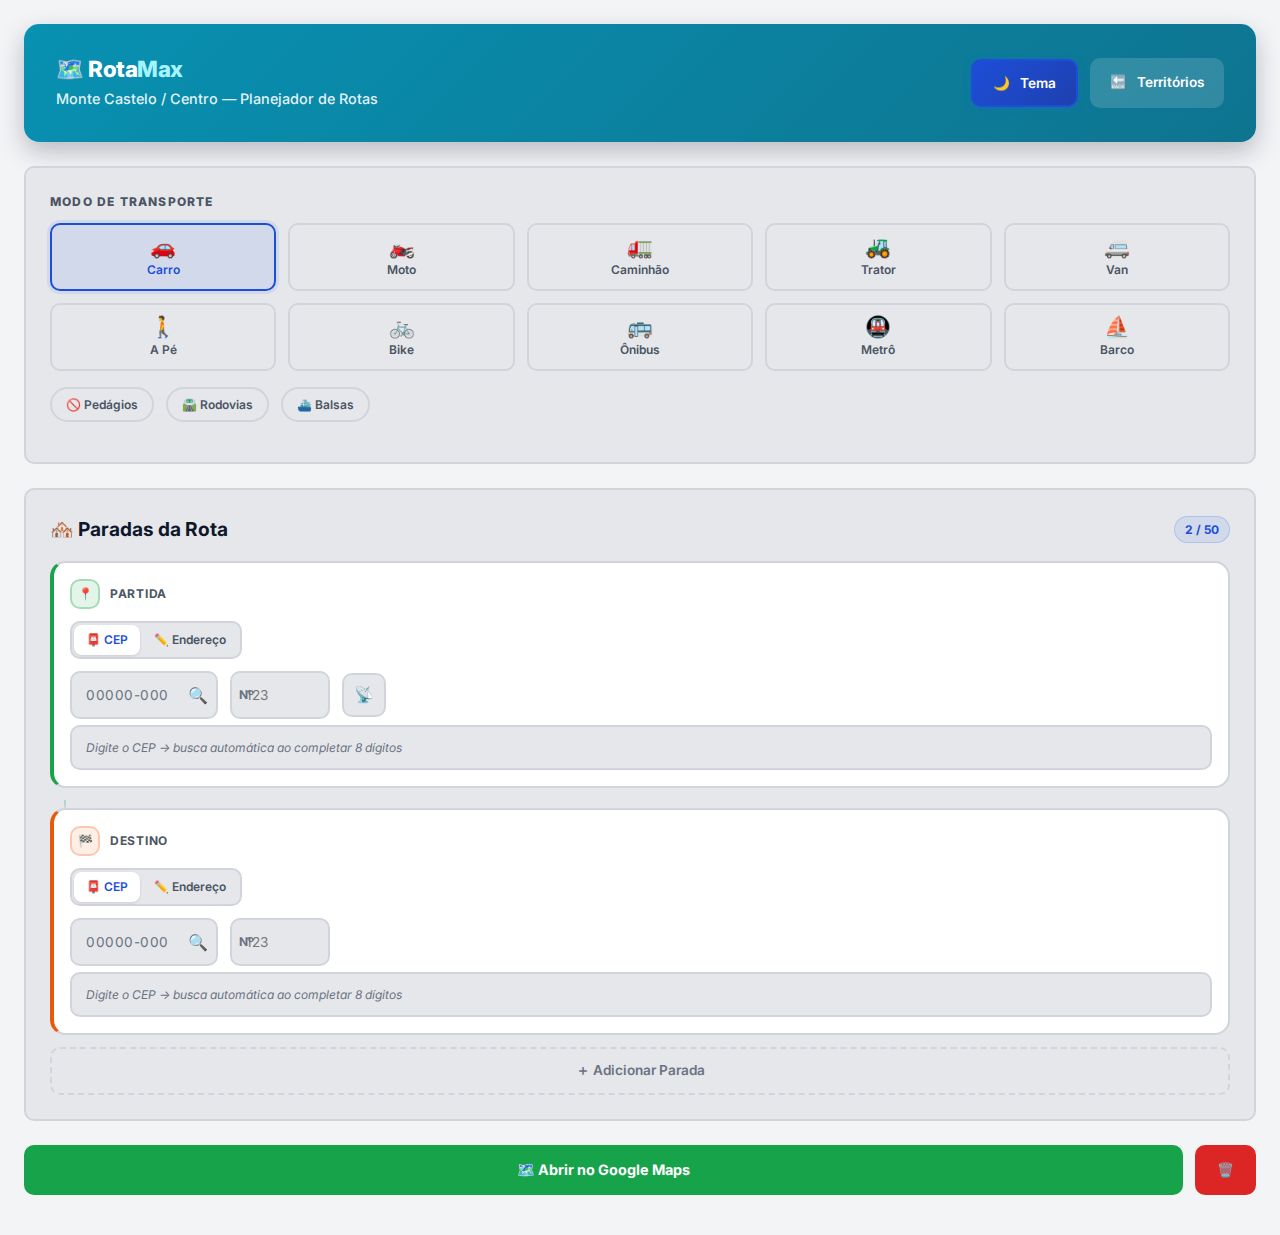
<file: criador_de_quadra.html>
<!DOCTYPE html>
<html lang="pt-BR">
<head>
  <meta charset="UTF-8">
  <meta name="viewport" content="width=device-width, initial-scale=1.0, viewport-fit=cover">
  <title>🗺️ RotaMax — Planejador de Rotas</title>

  <link rel="preconnect" href="https://fonts.googleapis.com">
  <link rel="preconnect" href="https://fonts.gstatic.com" crossorigin>
  <link href="https://fonts.googleapis.com/css2?family=Inter:wght@300;400;600;700;800&display=swap" rel="stylesheet">

  <!-- Reutiliza EXATAMENTE o mesmo styles.css do Sistema de Territórios -->
  <link rel="stylesheet" href="styles.css">
</head>

<body>
  <div class="app" id="app">

    <!-- ── Cabeçalho idêntico ao padrão do index.html ── -->
    <header class="rp-header" role="banner">
      <div class="header-content">
        <div class="header-left">
          <div>
            <div class="brand">🗺️ Rota<span>Max</span></div>
            <div class="subtitle">Monte Castelo / Centro — Planejador de Rotas</div>
          </div>
        </div>
        <nav class="header-actions">
          <button id="rpThemeBtn" class="btn btn-primary" title="Alternar tema">🌙 <span class="btn-label">Tema</span></button>
          <a href="index.html" class="btn rp-header-back" title="Voltar ao Sistema de Territórios">🔙 <span class="btn-label">Territórios</span></a>
        </nav>
      </div>
    </header>

    <!-- ── Aviso de pré-carregamento (quando vem do Territórios) ── -->
    <div class="rp-preload-notice" id="rpPreloadNotice">
      <span>📍</span>
      <span>Endereços do território <strong id="rpPreloadName"></strong> carregados. Ajuste os pontos e abra a rota.</span>
      <button class="btn-icon" onclick="document.getElementById('rpPreloadNotice').classList.remove('show')" style="margin-left:auto;flex-shrink:0">✕</button>
    </div>

    <!-- ── Conteúdo principal ── -->
    <div id="rpMain">

      <!-- Transporte -->
      <div class="card">
        <p class="rp-section-label">Modo de Transporte</p>
        <div class="rp-transport-grid" id="rpTransportGrid">
          <button class="rp-transport-btn active" data-mode="driving"   onclick="rpSelectMode(this)"><span class="icon">🚗</span>Carro</button>
          <button class="rp-transport-btn"         data-mode="driving"   onclick="rpSelectMode(this)"><span class="icon">🏍️</span>Moto</button>
          <button class="rp-transport-btn"         data-mode="driving"   onclick="rpSelectMode(this)"><span class="icon">🚛</span>Caminhão</button>
          <button class="rp-transport-btn"         data-mode="driving"   onclick="rpSelectMode(this)"><span class="icon">🚜</span>Trator</button>
          <button class="rp-transport-btn"         data-mode="driving"   onclick="rpSelectMode(this)"><span class="icon">🚐</span>Van</button>
          <button class="rp-transport-btn"         data-mode="walking"   onclick="rpSelectMode(this)"><span class="icon">🚶</span>A Pé</button>
          <button class="rp-transport-btn"         data-mode="bicycling" onclick="rpSelectMode(this)"><span class="icon">🚲</span>Bike</button>
          <button class="rp-transport-btn"         data-mode="transit"   onclick="rpSelectMode(this)"><span class="icon">🚌</span>Ônibus</button>
          <button class="rp-transport-btn"         data-mode="transit"   onclick="rpSelectMode(this)"><span class="icon">🚇</span>Metrô</button>
          <button class="rp-transport-btn"         data-mode="driving"   onclick="rpSelectMode(this)"><span class="icon">⛵</span>Barco</button>
        </div>

        <div class="rp-options-row">
          <div class="rp-option-chip" id="rpOptToll"    onclick="rpToggleOpt('toll')">🚫 Pedágios</div>
          <div class="rp-option-chip" id="rpOptHighway" onclick="rpToggleOpt('highway')">🛣️ Rodovias</div>
          <div class="rp-option-chip" id="rpOptFerry"   onclick="rpToggleOpt('ferry')">⛴️ Balsas</div>
        </div>
      </div>

      <!-- Paradas -->
      <div class="card">
        <div style="display:flex;align-items:center;justify-content:space-between;margin-bottom:var(--spacing-md)">
          <h3 style="margin:0">🏘️ Paradas da Rota</h3>
          <span class="rp-stop-count" id="rpStopCount">2 / 50</span>
        </div>
        <div id="rpStopsList"></div>
        <button class="rp-btn-add" id="rpBtnAdd" onclick="rpAddStop()">＋ Adicionar Parada</button>
      </div>

      <!-- Botões de ação -->
      <div class="rp-action-row">
        <button class="btn btn-success" style="font-size:var(--font-size-base);font-weight:700;min-height:var(--min-touch)" onclick="rpOpenRoute()">🗺️ Abrir no Google Maps</button>
        <button class="btn btn-danger"  onclick="rpClearAll()" title="Limpar tudo">🗑️</button>
      </div>

      <!-- Painel de exportação -->
      <div class="rp-export-panel" id="rpExportPanel" style="display:none">
        <div class="rp-export-tabs">
          <button class="rp-export-tab act-url" id="rpTabUrl"    onclick="rpSwitchTab('url')">🔗 Link</button>
          <button class="rp-export-tab"          id="rpTabJson"   onclick="rpSwitchTab('json')">{} JSON</button>
          <button class="rp-export-tab"          id="rpTabImport" onclick="rpSwitchTab('import')">📥 Importar</button>
        </div>
        <div class="rp-export-body visible" id="rpBodyUrl">
          <textarea class="rp-export-textarea" id="rpUrlOutput" readonly rows="3"></textarea>
          <div class="rp-export-actions">
            <button class="btn btn-primary"   onclick="rpCopyTab('url')">📋 Copiar</button>
            <button class="btn btn-primary"   onclick="rpOpenRoute()">↗️ Abrir</button>
            <button class="btn btn-secondary" onclick="rpShareRoute()">📤 Compartilhar</button>
          </div>
        </div>
        <div class="rp-export-body" id="rpBodyJson">
          <textarea class="rp-export-textarea json-color" id="rpJsonOutput" readonly rows="12"></textarea>
          <div class="rp-export-actions">
            <button class="btn btn-primary"   onclick="rpCopyTab('json')">📋 Copiar JSON</button>
            <button class="btn btn-secondary" onclick="rpDownloadJson()">💾 Baixar .json</button>
          </div>
        </div>
        <div class="rp-export-body" id="rpBodyImport">
          <textarea class="rp-import-textarea" id="rpImportInput" placeholder="Cole um link do Google Maps ou JSON exportado pelo RotaMax…"></textarea>
          <p class="rp-import-hint">💡 Aceita link do Google Maps ou JSON do RotaMax</p>
          <div class="rp-export-actions">
            <button class="btn btn-success" onclick="rpImportData()">✅ Carregar Rota</button>
            <button class="btn btn-danger"  onclick="document.getElementById('rpImportInput').value=''">✕ Limpar</button>
          </div>
        </div>
      </div>

    </div><!-- /rpMain -->
  </div><!-- /app -->

  <div id="toast" class="toast"></div>

  <style>
    /* Estilos mínimos que não cabem no styles.css genérico */
    .rp-header { background: linear-gradient(135deg,#0891b2 0%,#0e7490 100%); }
    [data-theme='dark'] .rp-header { background: linear-gradient(135deg,#0e7490 0%,#155e75 100%); }
    .rp-header .brand span { color: #a5f3fc; }
    .rp-section-label {
      font-size: var(--font-size-xs);
      font-weight: 800;
      letter-spacing: .1em;
      text-transform: uppercase;
      color: var(--text-secondary);
      margin-bottom: var(--spacing-sm);
    }
    .rp-header-back {
      background: rgba(255,255,255,.15) !important;
      color: #fff !important;
      border-color: rgba(255,255,255,.25) !important;
      text-decoration: none;
    }
    .rp-header-back:hover { background: rgba(255,255,255,.28) !important; }
    /* Spinner */
    @keyframes rp-spin { to { transform: rotate(360deg); } }
    .rp-spinning { animation: rp-spin .85s linear infinite; display: inline-block; }
  </style>

  <script>
  // ══════════════════════════════════════════════════════════════════
  //  ESTADO
  // ══════════════════════════════════════════════════════════════════
  function rpNewStop(id) {
    return { id, mode:'cep', cep:'', logradouro:'', bairro:'', localidade:'', uf:'', numero:'', manualAddr:'', resolvedAddr:'' };
  }

  let rpStops     = [rpNewStop(1), rpNewStop(2)];
  let rpNextId    = 3;
  let rpMode      = 'driving';
  let rpModeLabel = 'Carro';
  let rpOpts      = { toll:false, highway:false, ferry:false };
  let rpActiveTab = 'url';
  let rpDebounce  = {};

  // ══════════════════════════════════════════════════════════════════
  //  HELPERS
  // ══════════════════════════════════════════════════════════════════
  const rpFmtCep = v => { v=v.replace(/\D/g,'').slice(0,8); return v.length>5?v.slice(0,5)+'-'+v.slice(5):v; };
  const rpRawCep = v => v.replace(/\D/g,'');
  const rpEsc    = s => String(s||'').replace(/&/g,'&amp;').replace(/</g,'&lt;').replace(/>/g,'&gt;');
  const rpEscA   = s => String(s||'').replace(/"/g,'&quot;').replace(/'/g,'&#39;');

  function rpStopAddress(s) {
    if (s.logradouro) {
      const p = [s.logradouro+(s.numero?', '+s.numero:'')];
      if (s.bairro)     p.push(s.bairro);
      if (s.localidade) p.push(s.localidade+(s.uf?' - '+s.uf:''));
      if (s.cep)        p.push(s.cep.replace(/(\d{5})(\d{3})/,'$1-$2'));
      return p.join(', ');
    }
    if (s.manualAddr.trim()) return s.resolvedAddr ? s.resolvedAddr.split('|')[0] : s.manualAddr;
    return '';
  }

  // ══════════════════════════════════════════════════════════════════
  //  TRANSPORTE / OPÇÕES
  // ══════════════════════════════════════════════════════════════════
  function rpSelectMode(btn) {
    document.querySelectorAll('.rp-transport-btn').forEach(b=>b.classList.remove('active'));
    btn.classList.add('active');
    rpMode      = btn.dataset.mode;
    rpModeLabel = btn.querySelector('.icon').nextSibling?.textContent?.trim()||btn.textContent.trim();
    rpUpdatePreview();
  }

  function rpToggleOpt(k) {
    rpOpts[k] = !rpOpts[k];
    const ids = { toll:'rpOptToll', highway:'rpOptHighway', ferry:'rpOptFerry' };
    document.getElementById(ids[k]).classList.toggle('on', rpOpts[k]);
    rpUpdatePreview();
  }

  // ══════════════════════════════════════════════════════════════════
  //  RENDER
  // ══════════════════════════════════════════════════════════════════
  function rpRender() {
    const list = document.getElementById('rpStopsList');
    list.innerHTML = '';

    rpStops.forEach((s, i) => {
      const isFirst = i===0, isLast = i===rpStops.length-1;
      const mkCls   = isFirst?'origin':isLast?'dest':'mid';
      const mkLabel = isFirst?'📍':isLast?'🏁':(i+1);
      const role    = isFirst?'PARTIDA':isLast?'DESTINO':'PARADA '+(i+1);
      const cardCls = isFirst?'rp-origin':isLast?'rp-dest':'rp-mid';
      const isCep   = s.mode==='cep', isMan = s.mode==='manual';

      // CEP display
      const hasCep = !!s.logradouro;
      const cepFmt = s.cep ? s.cep.replace(/(\d{5})(\d{1,3})/,'$1-$2') : '';
      let cepDisp;
      if (hasCep) {
        const st = `${s.logradouro}${s.bairro?', '+s.bairro:''} — ${s.localidade}/${s.uf}`;
        cepDisp = `<div class="rp-street-display found" id="rpSd-${s.id}">
          <span class="rp-street-text">${rpEsc(st)}</span>
          <span class="rp-cep-badge">CEP ${cepFmt}</span>
        </div>
        <div class="rp-card-actions">
          <button class="rp-btn-clear" onclick="rpClearCep(${s.id})">✕ Limpar</button>
        </div>`;
      } else {
        cepDisp = `<div class="rp-street-display empty" id="rpSd-${s.id}">
          <span>Digite o CEP → busca automática ao completar 8 dígitos</span>
        </div>`;
      }

      // Manual display
      const hasRes = !!s.resolvedAddr;
      let manDisp;
      if (hasRes) {
        const [st, badge] = s.resolvedAddr.split('|');
        manDisp = `<div class="rp-street-display found" id="rpMd-${s.id}">
          <span class="rp-street-text">${rpEsc(st)}</span>
          ${badge?`<span class="rp-cep-badge blue">${rpEsc(badge)}</span>`:''}
        </div>
        <div class="rp-card-actions">
          <button class="rp-btn-clear" onclick="rpClearManual(${s.id})">✕ Limpar</button>
        </div>`;
      } else if (s.manualAddr.trim()) {
        manDisp = `<div class="rp-street-display searching" id="rpMd-${s.id}">
          <span>🔍 Buscando: ${rpEsc(s.manualAddr.slice(0,40))}…</span>
        </div>
        <div class="rp-card-actions">
          <button class="rp-btn-clear"  onclick="rpClearManual(${s.id})">✕ Limpar</button>
          <button class="rp-btn-lookup" onclick="rpForceManual(${s.id})">🔍 Buscar CEP</button>
        </div>`;
      } else {
        manDisp = `<div class="rp-street-display empty" id="rpMd-${s.id}">
          <span>Ex: Av. Paulista, 1000, São Paulo, SP</span>
        </div>`;
      }

      const card = document.createElement('div');
      card.className = `rp-stop-card ${cardCls}`;
      card.id = `rpCard-${s.id}`;
      card.innerHTML = `
        <div class="rp-card-header">
          <div class="rp-marker ${mkCls}">${mkLabel}</div>
          <span class="rp-card-role">${role}</span>
          ${rpStops.length>2?`<button class="btn-icon" onclick="rpRemoveStop(${s.id})" title="Remover parada">✕</button>`:''}
        </div>

        <div class="rp-mode-toggle">
          <button class="rp-mode-btn ${isCep?'active':''}" onclick="rpSetMode(${s.id},'cep')">📮 CEP</button>
          <button class="rp-mode-btn ${isMan?'active':''}" onclick="rpSetMode(${s.id},'manual')">✏️ Endereço</button>
        </div>

        <!-- Modo CEP -->
        <div class="rp-input-mode ${isCep?'visible':''}" id="rpCepMode-${s.id}">
          <div class="rp-addr-row">
            <div class="rp-cep-wrap">
              <input id="rpCep-${s.id}" class="rp-cep-input" type="text" inputmode="numeric"
                maxlength="9" placeholder="00000-000" value="${rpEscA(cepFmt)}"
                oninput="rpOnCepInput(${s.id},this)"
                onkeydown="if(event.key==='Enter')rpLookupCep(${s.id})"/>
              <button class="rp-cep-btn" onclick="rpLookupCep(${s.id})" title="Buscar CEP">🔍</button>
            </div>
            <div class="rp-num-wrap">
              <span class="rp-num-label">Nº</span>
              <input id="rpNum-${s.id}" class="rp-num-input" type="text" inputmode="numeric"
                placeholder="123" value="${rpEscA(s.numero)}"
                oninput="rpStops.find(x=>x.id===${s.id}).numero=this.value;rpUpdatePreview()"/>
            </div>
            ${isFirst?`<button class="rp-gps-btn" onclick="rpGetGPS(${s.id})" title="Usar GPS">📡</button>`:''}
          </div>
          ${cepDisp}
        </div>

        <!-- Modo Manual -->
        <div class="rp-input-mode ${isMan?'visible':''}" id="rpManMode-${s.id}">
          <div class="rp-addr-row">
            <div class="rp-manual-wrap">
              <input id="rpMan-${s.id}" class="rp-manual-input" type="text"
                placeholder="Ex: Av. Paulista, 1000, São Paulo, SP"
                value="${rpEscA(s.manualAddr)}"
                oninput="rpOnManualInput(${s.id},this)"
                onkeydown="if(event.key==='Enter')rpForceManual(${s.id})"/>
            </div>
            ${isFirst?`<button class="rp-gps-btn" onclick="rpGetGPS(${s.id})" title="Usar GPS">📡</button>`:''}
          </div>
          ${manDisp}
        </div>
      `;
      list.appendChild(card);

      if (i < rpStops.length-1) {
        const c = document.createElement('div');
        c.className = 'rp-connector';
        c.innerHTML = '<div class="rp-connector-line"></div>';
        list.appendChild(c);
      }
    });

    document.getElementById('rpStopCount').textContent = `${rpStops.length} / 50`;
    document.getElementById('rpBtnAdd').disabled = rpStops.length >= 50;
  }

  // ══════════════════════════════════════════════════════════════════
  //  MODO CEP / MANUAL
  // ══════════════════════════════════════════════════════════════════
  function rpSetMode(id, mode) {
    const s = rpStops.find(x=>x.id===id);
    if (!s||s.mode===mode) return;
    s.mode = mode;
    rpRender(); rpUpdatePreview();
    setTimeout(()=>document.getElementById(mode==='cep'?`rpCep-${id}`:`rpMan-${id}`)?.focus(), 40);
  }

  function rpOnCepInput(id, el) {
    el.value = rpFmtCep(el.value);
    const s = rpStops.find(x=>x.id===id);
    if (!s) return;
    const raw = rpRawCep(el.value);
    if (raw !== s.cep) { s.cep=raw; s.logradouro=''; s.bairro=''; s.localidade=''; s.uf=''; rpUpdatePreview(); }
    if (raw.length===8) rpLookupCep(id);
  }

  async function rpLookupCep(id) {
    const s = rpStops.find(x=>x.id===id);
    if (!s) return;
    const raw = rpRawCep(s.cep);
    if (raw.length!==8) { rpToast('❌ CEP deve ter 8 dígitos'); return; }
    rpSetSd(id,'searching','🔍 Buscando…');
    const btn = document.querySelector(`#rpCepMode-${id} .rp-cep-btn`);
    if (btn) btn.innerHTML='<span class="rp-spinning">⏳</span>';
    try {
      const r = await fetch(`https://viacep.com.br/ws/${raw}/json/`);
      const d = await r.json();
      if (d.erro) throw new Error('CEP não encontrado');
      s.logradouro=d.logradouro||''; s.bairro=d.bairro||''; s.localidade=d.localidade||''; s.uf=d.uf||'';
      rpRender(); rpUpdatePreview();
      setTimeout(()=>document.getElementById(`rpNum-${id}`)?.focus(), 55);
      rpToast(`✅ ${d.logradouro||'Endereço'} encontrado!`);
    } catch(e) {
      s.logradouro=''; s.bairro=''; s.localidade=''; s.uf='';
      rpSetSd(id,'error',e.message||'CEP não encontrado');
      rpToast('❌ '+(e.message||'CEP não encontrado'));
    } finally {
      const b=document.querySelector(`#rpCepMode-${id} .rp-cep-btn`);
      if (b) b.innerHTML='🔍';
    }
  }

  function rpClearCep(id) {
    const s=rpStops.find(x=>x.id===id);
    if (!s) return;
    Object.assign(s,{cep:'',logradouro:'',bairro:'',localidade:'',uf:'',numero:''});
    rpRender(); rpUpdatePreview();
    setTimeout(()=>document.getElementById(`rpCep-${id}`)?.focus(),40);
  }

  function rpSetSd(id,cls,text) {
    const el=document.getElementById(`rpSd-${id}`);
    if (!el) return;
    el.className=`rp-street-display ${cls}`;
    el.innerHTML=`<span>${rpEsc(text)}</span>`;
  }

  // ── Manual ────────────────────────────────────────────────────────
  function rpOnManualInput(id, el) {
    const s=rpStops.find(x=>x.id===id);
    if (!s) return;
    s.manualAddr=el.value; s.resolvedAddr=''; s.logradouro=''; s.bairro=''; s.localidade=''; s.uf=''; s.cep='';
    rpUpdatePreview();
    clearTimeout(rpDebounce[id]);
    if (el.value.trim().length>7) {
      rpSetMd(id,'searching','🔍 Aguardando…');
      rpDebounce[id]=setTimeout(()=>rpManualLookup(id),1400);
    } else {
      rpSetMd(id,'empty','Ex: Av. Paulista, 1000, São Paulo, SP');
    }
  }

  async function rpManualLookup(id) {
    const s=rpStops.find(x=>x.id===id);
    if (!s||!s.manualAddr.trim()) return;
    rpSetMd(id,'searching',`🔍 Buscando: ${s.manualAddr.slice(0,36)}…`);
    try {
      const q=encodeURIComponent(s.manualAddr+', Brasil');
      const r=await fetch(`https://nominatim.openstreetmap.org/search?q=${q}&format=json&addressdetails=1&limit=1&countrycodes=br`);
      const data=await r.json();
      if (!data?.length) throw new Error('Endereço não encontrado');
      const place=data[0], a=place.address||{};
      const cepRaw=(a.postcode||'').replace(/\D/g,'');
      const road=a.road||a.pedestrian||a.footway||'';
      const city=a.city||a.town||a.village||'';
      const st=a.state_code||(a.state||'').slice(0,2).toUpperCase()||'';
      let displayStr=place.display_name.split(',').slice(0,4).join(',').trim();
      let badgeStr='';
      if (cepRaw.length===8) {
        try {
          const vc=await fetch(`https://viacep.com.br/ws/${cepRaw}/json/`);
          const vd=await vc.json();
          if (!vd.erro) {
            s.logradouro=vd.logradouro||road; s.bairro=vd.bairro||'';
            s.localidade=vd.localidade||city; s.uf=vd.uf||st; s.cep=cepRaw;
            displayStr=`${s.logradouro}${s.bairro?', '+s.bairro:''} — ${s.localidade}/${s.uf}`;
            badgeStr=`CEP ${cepRaw.slice(0,5)}-${cepRaw.slice(5)}`;
          }
        } catch(_) {}
      }
      s.resolvedAddr=`${displayStr}|${badgeStr}`;
      rpSetMd(id,'found',displayStr,badgeStr);
      rpUpdatePreview();
      rpToast('📍 Endereço localizado!');
    } catch(e) {
      s.resolvedAddr='';
      rpSetMd(id,'error',e.message||'Endereço não encontrado');
      rpUpdatePreview();
    }
  }

  function rpForceManual(id) { clearTimeout(rpDebounce[id]); rpManualLookup(id); }

  function rpClearManual(id) {
    const s=rpStops.find(x=>x.id===id);
    if (!s) return;
    Object.assign(s,{manualAddr:'',resolvedAddr:'',logradouro:'',bairro:'',localidade:'',uf:'',cep:''});
    rpRender(); rpUpdatePreview();
    setTimeout(()=>document.getElementById(`rpMan-${id}`)?.focus(),40);
  }

  function rpSetMd(id,cls,text,badge='') {
    const el=document.getElementById(`rpMd-${id}`);
    if (!el) return;
    el.className=`rp-street-display ${cls}`;
    if (cls==='found') {
      el.innerHTML=`<span class="rp-street-text">${rpEsc(text)}</span>${badge?`<span class="rp-cep-badge blue">${rpEsc(badge)}</span>`:''}`;
    } else {
      el.innerHTML=`<span>${rpEsc(text)}</span>`;
    }
  }

  // ── GPS ───────────────────────────────────────────────────────────
  function rpGetGPS(id) {
    if (!navigator.geolocation) { rpToast('❌ GPS não disponível'); return; }
    const btn=document.querySelector(`#rpCard-${id} .rp-gps-btn`);
    if (btn) { btn.innerHTML='<span class="rp-spinning">⏳</span>'; btn.disabled=true; }
    navigator.geolocation.getCurrentPosition(async pos=>{
      const {latitude:lat,longitude:lng}=pos.coords;
      const s=rpStops.find(x=>x.id===id);
      if (!s) return;
      try {
        const r=await fetch(`https://nominatim.openstreetmap.org/reverse?lat=${lat}&lon=${lng}&format=json`);
        const d=await r.json(); const a=d.address||{};
        s.logradouro=a.road||a.pedestrian||a.footway||'';
        s.bairro=a.suburb||a.neighbourhood||'';
        s.localidade=a.city||a.town||a.village||'';
        s.uf=a.state_code||(a.state||'').slice(0,2).toUpperCase()||'';
        s.cep=(a.postcode||'').replace(/\D/g,'');
        s.numero=a.house_number||'';
        s.mode='cep';
        rpRender(); rpUpdatePreview();
        rpToast('📍 Localização obtida!');
      } catch {
        s.manualAddr=`${lat},${lng}`; s.mode='manual';
        rpRender(); rpUpdatePreview();
        rpToast('📡 Usando coordenadas GPS');
      }
    },err=>{
      const b=document.querySelector(`#rpCard-${id} .rp-gps-btn`);
      if (b){b.innerHTML='📡';b.disabled=false;}
      const msgs={1:'Permissão negada',2:'GPS indisponível',3:'Tempo esgotado'};
      rpToast('❌ '+(msgs[err.code]||'Erro GPS'));
    },{enableHighAccuracy:true,timeout:10000});
  }

  // ══════════════════════════════════════════════════════════════════
  //  CRUD DE PARADAS
  // ══════════════════════════════════════════════════════════════════
  function rpAddStop() {
    if (rpStops.length>=50) return;
    const ns=rpNewStop(rpNextId++);
    rpStops.splice(rpStops.length-1,0,ns);
    rpRender();
    setTimeout(()=>document.getElementById(`rpCep-${ns.id}`)?.focus(),50);
  }

  function rpRemoveStop(id) {
    if (rpStops.length<=2) return;
    rpStops=rpStops.filter(s=>s.id!==id);
    rpRender(); rpUpdatePreview();
  }

  function rpClearAll() {
    rpStops=[rpNewStop(1),rpNewStop(2)]; rpNextId=3;
    rpRender();
    document.getElementById('rpExportPanel').style.display='none';
    rpToast('🗑️ Rota limpa');
  }

  // ══════════════════════════════════════════════════════════════════
  //  URL / JSON
  // ══════════════════════════════════════════════════════════════════
  function rpBuildUrl() {
    const addrs=rpStops.map(rpStopAddress).filter(Boolean);
    if (addrs.length<2) return null;
    let url=`https://www.google.com/maps/dir/${addrs.map(a=>encodeURIComponent(a)).join('/')}`;
    const p=new URLSearchParams();
    p.set('travelmode',rpMode);
    const av=[];
    if(rpOpts.toll)    av.push('tolls');
    if(rpOpts.highway) av.push('highways');
    if(rpOpts.ferry)   av.push('ferries');
    if(av.length) p.set('avoid',av.join('|'));
    return url+'?'+p.toString();
  }

  function rpBuildJson() {
    const filled=rpStops.filter(s=>rpStopAddress(s));
    if (filled.length<2) return null;
    const av=[];
    if(rpOpts.toll)    av.push('tolls');
    if(rpOpts.highway) av.push('highways');
    if(rpOpts.ferry)   av.push('ferries');
    return {
      app:'RotaMax', version:'3.0', exportedAt:new Date().toISOString(),
      route:{
        transport:{mode:rpMode,label:rpModeLabel},
        options:{avoid:av},
        stops:filled.map((s,i)=>({
          index:i, role:i===0?'origin':i===filled.length-1?'destination':'waypoint',
          cep:s.cep||'', logradouro:s.logradouro||'', bairro:s.bairro||'',
          localidade:s.localidade||'', uf:s.uf||'', numero:s.numero||'',
          manualAddr:s.manualAddr||'', address:rpStopAddress(s)
        })),
        totalStops:filled.length, mapsUrl:rpBuildUrl()
      }
    };
  }

  // ══════════════════════════════════════════════════════════════════
  //  EXPORT / IMPORT
  // ══════════════════════════════════════════════════════════════════
  function rpUpdatePreview() {
    const url=rpBuildUrl();
    document.getElementById('rpExportPanel').style.display=url?'block':'none';
    if (url) rpRefreshOutputs();
  }

  function rpRefreshOutputs() {
    document.getElementById('rpUrlOutput').value  = rpBuildUrl()||'';
    document.getElementById('rpJsonOutput').value = JSON.stringify(rpBuildJson(),null,2)||'';
  }

  function rpSwitchTab(tab) {
    rpActiveTab=tab;
    ['url','json','import'].forEach(t=>{
      const T=t[0].toUpperCase()+t.slice(1);
      document.getElementById('rpTab'+T).className='rp-export-tab';
      document.getElementById('rpBody'+T).classList.remove('visible');
    });
    const T=tab[0].toUpperCase()+tab.slice(1);
    document.getElementById('rpTab'+T).classList.add('act-'+tab);
    document.getElementById('rpBody'+T).classList.add('visible');
    if (tab!=='import') rpRefreshOutputs();
  }

  function rpCopyTab(t) {
    const txt=document.getElementById(t==='url'?'rpUrlOutput':'rpJsonOutput').value;
    if (!txt){rpToast('⚠️ Nada para copiar');return;}
    navigator.clipboard?.writeText(txt)
      .then(()=>rpToast(t==='url'?'📋 Link copiado!':'📋 JSON copiado!'))
      .catch(()=>rpToast('❌ Erro ao copiar'));
  }

  function rpOpenRoute() {
    const u=rpBuildUrl();
    if (!u){rpToast('⚠️ Preencha pelo menos dois pontos');return;}
    window.open(u,'_blank');
    rpToast('🗺️ Abrindo Google Maps!');
  }

  function rpShareRoute() {
    const u=rpBuildUrl();
    if (!u){rpToast('⚠️ Preencha a rota');return;}
    if (navigator.share) navigator.share({title:'Rota RotaMax',url:u}).catch(()=>{});
    else { rpCopyTab('url'); rpToast('📤 Link copiado!'); }
  }

  function rpDownloadJson() {
    const j=rpBuildJson();
    if (!j){rpToast('⚠️ Preencha a rota');return;}
    const b=new Blob([JSON.stringify(j,null,2)],{type:'application/json'});
    const a=document.createElement('a');
    a.href=URL.createObjectURL(b);
    a.download=`rota_${new Date().toISOString().slice(0,10)}.json`;
    a.click();
    rpToast('💾 JSON baixado!');
  }

  function rpImportData() {
    const raw=document.getElementById('rpImportInput').value.trim();
    if (!raw){rpToast('⚠️ Cole algo primeiro');return;}
    if (raw.startsWith('{')) {
      try {
        const d=JSON.parse(raw); const route=d.route||d;
        if (!route.stops?.length||route.stops.length<2) throw new Error('JSON inválido');
        rpStops=route.stops.map(s=>({
          ...rpNewStop(rpNextId++), mode:s.logradouro?'cep':'manual',
          cep:s.cep||'', logradouro:s.logradouro||'', bairro:s.bairro||'',
          localidade:s.localidade||'', uf:s.uf||'', numero:s.numero||'',
          manualAddr:s.manualAddr||s.address||'', resolvedAddr:''
        }));
        if(route.transport?.mode) rpMode=route.transport.mode;
        rpOpts={toll:false,highway:false,ferry:false};
        (route.options?.avoid||[]).forEach(v=>{
          if(v==='tolls')    {rpOpts.toll=true;   document.getElementById('rpOptToll').classList.add('on');}
          if(v==='highways') {rpOpts.highway=true; document.getElementById('rpOptHighway').classList.add('on');}
          if(v==='ferries')  {rpOpts.ferry=true;   document.getElementById('rpOptFerry').classList.add('on');}
        });
        rpRender(); rpUpdatePreview(); rpSwitchTab('url');
        rpToast(`✅ ${rpStops.length} paradas importadas!`);
      } catch(e){rpToast('❌ '+(e.message||'JSON inválido'));}
      return;
    }
    if (raw.includes('google.com/maps')) {
      try {
        const url=new URL(raw);
        const m=url.pathname.match(/\/maps\/dir\/(.*)/);
        if (!m) throw new Error('URL não suportada');
        const parts=m[1].split('/').map(p=>decodeURIComponent(p)).filter(Boolean);
        if (parts.length<2) throw new Error('Poucos pontos na URL');
        rpStops=parts.map(p=>({...rpNewStop(rpNextId++),mode:'manual',manualAddr:p}));
        const mode=url.searchParams.get('travelmode'); if(mode) rpMode=mode;
        const av=url.searchParams.get('avoid')||'';
        rpOpts={toll:av.includes('tolls'),highway:av.includes('highways'),ferry:av.includes('ferries')};
        ['rpOptToll','rpOptHighway','rpOptFerry'].forEach(id=>document.getElementById(id).classList.remove('on'));
        if(rpOpts.toll)    document.getElementById('rpOptToll').classList.add('on');
        if(rpOpts.highway) document.getElementById('rpOptHighway').classList.add('on');
        if(rpOpts.ferry)   document.getElementById('rpOptFerry').classList.add('on');
        rpRender(); rpUpdatePreview(); rpSwitchTab('url');
        rpToast(`✅ ${rpStops.length} paradas importadas!`);
      } catch(e){rpToast('❌ '+(e.message||'Link inválido'));}
      return;
    }
    rpToast('❌ Formato não reconhecido');
  }

  // ══════════════════════════════════════════════════════════════════
  //  TOAST — usa o mesmo #toast e .toast do styles.css
  // ══════════════════════════════════════════════════════════════════
  let rpToastTimer;
  function rpToast(msg) {
    const el=document.getElementById('toast');
    if (!el) return;
    el.textContent=msg;
    el.classList.add('show');
    clearTimeout(rpToastTimer);
    rpToastTimer=setTimeout(()=>el.classList.remove('show'),2800);
  }

  // ══════════════════════════════════════════════════════════════════
  //  TEMA — sincronizado com o Sistema de Territórios (mesma key)
  // ══════════════════════════════════════════════════════════════════
  function rpApplyTheme(theme) {
    const btn=document.getElementById('rpThemeBtn');
    if (theme==='dark') {
      document.documentElement.setAttribute('data-theme','dark');
      if (btn) btn.innerHTML='☀️ <span class="btn-label">Tema</span>';
    } else {
      document.documentElement.removeAttribute('data-theme');
      if (btn) btn.innerHTML='🌙 <span class="btn-label">Tema</span>';
    }
    localStorage.setItem('theme',theme);
  }

  // ══════════════════════════════════════════════════════════════════
  //  PRÉ-CARREGAMENTO DO SISTEMA DE TERRITÓRIOS
  // ══════════════════════════════════════════════════════════════════
  function rpLoadFromTerritory() {
    try {
      const raw=localStorage.getItem('rotamax_preload');
      if (!raw) return;
      localStorage.removeItem('rotamax_preload'); // consome uma única vez
      const data=JSON.parse(raw);
      if (!data.addresses?.length) return;

      rpStops=[];
      data.addresses.forEach(addr=>{
        const s=rpNewStop(rpNextId++);
        if (addr.logradouro) {
          s.mode='cep';
          s.cep=addr.cep||'';
          s.logradouro=addr.logradouro||'';
          s.bairro    =addr.bairro    ||'';
          s.localidade=addr.localidade||'';
          s.uf        =addr.uf        ||'';
          s.numero    =addr.numero    ||'';
        } else {
          s.mode='manual';
          s.manualAddr=addr.display||'';
        }
        rpStops.push(s);
      });

      while (rpStops.length<2) rpStops.push(rpNewStop(rpNextId++));

      const notice=document.getElementById('rpPreloadNotice');
      const nameEl=document.getElementById('rpPreloadName');
      if (notice&&nameEl) {
        nameEl.textContent=data.territoryName||'';
        notice.classList.add('show');
      }
    } catch(e) {
      console.error('Erro ao carregar dados do território:',e);
    }
  }

  // ══════════════════════════════════════════════════════════════════
  //  INICIALIZAÇÃO
  // ══════════════════════════════════════════════════════════════════
  (function init() {
    // Tema salvo (mesmo localStorage do sistema de territórios)
    const savedTheme=localStorage.getItem('theme');
    if (savedTheme) rpApplyTheme(savedTheme);

    document.getElementById('rpThemeBtn')?.addEventListener('click',()=>{
      const curr=document.documentElement.getAttribute('data-theme');
      rpApplyTheme(curr==='dark'?'light':'dark');
    });

    // Pré-carrega endereços do território se viemos de lá
    rpLoadFromTerritory();

    // Renderiza
    rpRender();
    rpUpdatePreview();
  })();
  </script>
</body>
</html>
</file>
<file: styles.css>
/* ==================== VARIÁVEIS CSS ==================== */
:root {
  --bg-primary: #f3f4f6;
  --bg-secondary: #e5e7eb;
  --card: #ffffff;
  --text: #0f172a;
  --text-secondary: #4b5563;
  --muted: #6b7280;
  --accent: #1d4ed8;
  --accent-hover: #1e40af;
  --accent-light: rgba(37, 99, 235, 0.1);
  --primary: #2563eb;
  --danger: #dc2626;
  --success: #16a34a;
  --warning: #ea580c;
  --info: #0891b2;
  --border: #d1d5db;
  --shadow-sm: 0 1px 3px rgba(15, 23, 42, 0.12);
  --shadow: 0 4px 12px rgba(15, 23, 42, 0.15);
  --shadow-lg: 0 10px 25px rgba(15, 23, 42, 0.25);
  --shadow-xl: 0 20px 40px rgba(15, 23, 42, 0.35);
  --radius: clamp(10px, 1.2vw, 16px);
  --radius-sm: clamp(6px, 0.8vw, 10px);
  --radius-full: 9999px;
  --transition: all 0.2s cubic-bezier(0.4, 0, 0.2, 1);
  --transition-fast: all 0.15s ease;
  --min-touch: 44px;
  --focus-ring: 0 0 0 3px rgba(37, 99, 235, 0.15);
  --spacing-sm: clamp(8px, 1vw, 12px);
  --spacing-md: clamp(12px, 1.5vw, 16px);
  --spacing-lg: clamp(16px, 2vw, 24px);
  --spacing-xl: clamp(20px, 2.5vw, 32px);
  --font-sans: 'Inter', system-ui, -apple-system, sans-serif;
  --font-size-xs: clamp(0.75rem, 0.8vw, 0.85rem);
  --font-size-sm: clamp(0.85rem, 0.9vw, 0.95rem);
  --font-size-base: clamp(0.9rem, 1vw, 1.05rem);
  --font-size-lg: clamp(1rem, 1.1vw, 1.15rem);
  --font-size-xl: clamp(1.2rem, 1.3vw, 1.5rem);
  --font-size-2xl: clamp(1.4rem, 1.6vw, 1.8rem);
  --font-size-3xl: clamp(1.6rem, 2vw, 2.2rem);
  --z-sidebar: 100;
  --z-modal: 1000;
  --z-toast: 2000;
  --z-tooltip: 10000;
}

[data-theme='dark'] {
  --bg-primary: #020617;
  --bg-secondary: #0f172a;
  --card: #1e293b;
  --text: #e5e7eb;
  --text-secondary: #9ca3af;
  --accent: #60a5fa;
  --accent-hover: #3b82f6;
  --accent-light: rgba(96, 165, 250, 0.1);
  --border: #334155;
  --shadow-sm: 0 1px 3px rgba(0, 0, 0, 0.5);
  --shadow: 0 4px 12px rgba(0, 0, 0, 0.6);
  --shadow-lg: 0 10px 25px rgba(0, 0, 0, 0.7);
  --shadow-xl: 0 20px 40px rgba(0, 0, 0, 0.8);
}

/* ==================== RESET ==================== */
*, *::before, *::after {
  box-sizing: border-box;
  margin: 0;
  padding: 0;
}

html {
  font-size: clamp(14px, 0.8vw + 0.5rem, 16px);
  scroll-behavior: smooth;
  -webkit-font-smoothing: antialiased;
  -moz-osx-font-smoothing: grayscale;
  text-rendering: optimizeLegibility;
}

body {
  font-family: var(--font-sans);
  background: var(--bg-primary);
  color: var(--text);
  line-height: 1.6;
  min-height: 100vh;
  transition: background-color 0.3s ease, color 0.3s ease;
  overflow-x: hidden;
}

/* ==================== ANIMAÇÕES ==================== */
@keyframes fadeIn {
  from { opacity: 0; transform: translateY(10px); }
  to   { opacity: 1; transform: translateY(0); }
}

@keyframes slideIn {
  from { opacity: 0; transform: translateX(-20px); }
  to   { opacity: 1; transform: translateX(0); }
}

@keyframes spin {
  to { transform: rotate(360deg); }
}

@keyframes pulse {
  0%, 100% { opacity: 1; }
  50%       { opacity: 0.6; }
}

@media (prefers-reduced-motion: reduce) {
  *, *::before, *::after {
    animation-duration: 0.01ms !important;
    animation-iteration-count: 1 !important;
    transition-duration: 0.01ms !important;
    scroll-behavior: auto !important;
  }
}

/* ==================== LAYOUT ==================== */
.app {
  max-width: 100%;
  margin: 0 auto;
  padding: clamp(12px, 2vw, 24px);
  animation: fadeIn 0.4s ease-out;
}

.skip-link {
  position: fixed;
  left: var(--spacing-md);
  top: var(--spacing-md);
  background: var(--card);
  padding: 10px 16px;
  border-radius: var(--radius-sm);
  box-shadow: var(--shadow);
  z-index: 999;
  transform: translateY(-150%);
  transition: transform 0.2s;
  color: var(--text);
  text-decoration: none;
  font-weight: 600;
  border: 2px solid var(--border);
}

.skip-link:focus {
  transform: translateY(0);
  outline: none;
  box-shadow: var(--focus-ring), var(--shadow);
}

/* ==================== HEADER ==================== */
header {
  background: linear-gradient(135deg, #1e3a8a 0%, #1e40af 100%);
  color: #ffffff;
  padding: clamp(16px, 3vw, 32px);
  border-radius: var(--radius);
  margin-bottom: var(--spacing-lg);
  box-shadow: var(--shadow-lg);
}

[data-theme='dark'] header {
  background: linear-gradient(135deg, #1e40af 0%, #2563eb 100%);
}

.header-content {
  display: flex;
  gap: var(--spacing-lg);
  align-items: center;
  justify-content: space-between;
  flex-wrap: wrap;
}

.header-left {
  display: flex;
  gap: var(--spacing-md);
  align-items: center;
  flex: 1;
}

.sidebar-toggle {
  display: none;
  min-width: var(--min-touch);
  height: var(--min-touch);
  border-radius: var(--radius-sm);
  background: rgba(255, 255, 255, 0.15);
  color: #ffffff;
  border: 2px solid rgba(255, 255, 255, 0.2);
  font-size: 1.2rem;
  cursor: pointer;
  transition: var(--transition);
  align-items: center;
  justify-content: center;
}

.sidebar-toggle:hover {
  background: rgba(255, 255, 255, 0.28);
  transform: scale(1.05);
}

.brand {
  font-weight: 800;
  font-size: var(--font-size-2xl);
  line-height: 1.2;
  letter-spacing: -0.02em;
}

.subtitle {
  font-size: var(--font-size-base);
  color: rgba(255, 255, 255, 0.97);
  font-weight: 500;
  margin-top: 4px;
}

.header-actions {
  display: flex;
  gap: var(--spacing-sm);
  flex-wrap: wrap;
  align-items: center;
}

.btn-label {
  display: inline;
  margin-left: 4px;
}

@media (max-width: 1024px) {
  .btn-label { display: none; }
}

@media (max-width: 768px) {
  .btn-label { display: inline; }
}

/* ==================== BOTÕES ==================== */
.btn {
  display: inline-flex;
  align-items: center;
  justify-content: center;
  gap: 6px;
  padding: clamp(10px, 1.2vw, 14px) clamp(14px, 1.6vw, 20px);
  border-radius: var(--radius-sm);
  border: none;
  cursor: pointer;
  font-weight: 600;
  font-size: var(--font-size-sm);
  transition: var(--transition);
  min-height: var(--min-touch);
  text-decoration: none;
  font-family: inherit;
  white-space: nowrap;
  user-select: none;
  -webkit-tap-highlight-color: transparent;
}

.btn:hover:not(:disabled) {
  transform: translateY(-2px);
  box-shadow: var(--shadow);
}

.btn:active:not(:disabled) {
  transform: translateY(0);
}

.btn:focus-visible {
  outline: 2px solid var(--accent);
  outline-offset: 2px;
  box-shadow: var(--focus-ring);
}

.btn:disabled {
  opacity: 0.45;
  cursor: not-allowed;
  transform: none !important;
}

.btn-primary {
  background: linear-gradient(135deg, var(--accent) 0%, var(--accent-hover) 100%);
  color: #ffffff;
  border: 2px solid var(--accent);
  box-shadow: 0 2px 8px rgba(37, 99, 235, 0.25);
}

.btn-success {
  background: var(--success);
  color: #ffffff;
  border: 2px solid var(--success);
}

.btn-secondary {
  background: var(--muted);
  color: #ffffff;
  border: 2px solid var(--muted);
}

.btn-danger {
  background: var(--danger);
  color: #ffffff;
  border: 2px solid var(--danger);
}

.btn-icon {
  min-width: var(--min-touch);
  height: var(--min-touch);
  padding: var(--spacing-sm);
  background: var(--bg-secondary);
  border: 2px solid var(--border);
  color: var(--text);
  font-size: 1.1rem;
  border-radius: var(--radius-sm);
}

.btn-icon:hover:not(:disabled) {
  background: var(--accent);
  color: #ffffff;
  border-color: var(--accent);
}

.btn-group {
  display: flex;
  gap: var(--spacing-sm);
  align-items: center;
  flex-wrap: wrap;
}

/* ── RotaMax button ── */
.btn-rotamax {
  background: linear-gradient(135deg, #0891b2 0%, #0e7490 100%);
  color: #ffffff !important;
  border: 2px solid #0891b2;
  box-shadow: 0 2px 8px rgba(8, 145, 178, 0.25);
  text-decoration: none;
}

.btn-rotamax:hover:not(:disabled) {
  background: linear-gradient(135deg, #0e7490 0%, #155e75 100%);
  border-color: #0e7490;
  box-shadow: 0 4px 14px rgba(8, 145, 178, 0.4);
}

.btn-routeplanner {
  background: linear-gradient(135deg, #0891b2 0%, #0e7490 100%);
  color: #ffffff;
  border: 2px solid #0891b2;
  box-shadow: 0 2px 8px rgba(8, 145, 178, 0.2);
}

.btn-routeplanner:hover:not(:disabled) {
  background: linear-gradient(135deg, #0e7490 0%, #155e75 100%);
  box-shadow: 0 4px 14px rgba(8, 145, 178, 0.4);
}

/* ==================== LAYOUT GRID ==================== */
.layout {
  display: grid;
  grid-template-columns: clamp(280px, 22vw, 380px) 1fr;
  gap: var(--spacing-lg);
  align-items: flex-start;
}

/* ==================== SIDEBAR ==================== */
.sidebar {
  background: var(--card);
  padding: var(--spacing-lg);
  border-radius: var(--radius);
  border: 2px solid var(--border);
  box-shadow: var(--shadow-sm);
  position: sticky;
  top: var(--spacing-lg);
  max-height: calc(100vh - var(--spacing-xl));
  overflow-y: auto;
  transition: var(--transition);
  will-change: transform;
}

.sidebar h3 {
  font-size: var(--font-size-xs);
  color: var(--text-secondary);
  margin-bottom: var(--spacing-md);
  text-transform: uppercase;
  font-weight: 800;
  letter-spacing: 0.08em;
}

.sidebar-header {
  display: flex;
  justify-content: space-between;
  align-items: center;
  margin-bottom: var(--spacing-md);
  padding-bottom: var(--spacing-sm);
  border-bottom: 2px solid var(--border);
}

.search {
  margin-bottom: var(--spacing-md);
}

.search input {
  width: 100%;
  padding: clamp(10px, 1.2vw, 14px);
  border-radius: var(--radius-sm);
  border: 2px solid var(--border);
  background: var(--bg-secondary);
  color: var(--text);
  transition: var(--transition);
  font-size: var(--font-size-sm);
  min-height: var(--min-touch);
  font-family: inherit;
}

.search input:focus {
  outline: none;
  border-color: var(--accent);
  box-shadow: var(--focus-ring);
  background: var(--card);
}

/* ==================== TERRITORY LIST / TABS ==================== */
.territory-list {
  display: grid;
  gap: var(--spacing-sm);
}

.tab {
  display: flex;
  align-items: center;
  gap: var(--spacing-md);
  padding: var(--spacing-md);
  border-radius: var(--radius-sm);
  background: transparent;
  border: 2px solid transparent;
  text-align: left;
  cursor: pointer;
  transition: var(--transition);
  color: var(--text);
  width: 100%;
  min-height: clamp(60px, 6vw, 72px);
  font-size: var(--font-size-sm);
  position: relative;
  font-family: inherit;
}

.tab:hover {
  background: var(--bg-secondary);
  border-color: var(--border);
  transform: translateX(4px);
}

.tab.active {
  background: var(--accent-light);
  border-color: var(--accent);
  color: var(--accent);
  box-shadow: var(--shadow-sm);
  font-weight: 700;
}

.tab-badge {
  width: clamp(44px, 5vw, 56px);
  height: clamp(44px, 5vw, 56px);
  border-radius: var(--radius-sm);
  display: flex;
  align-items: center;
  justify-content: center;
  font-weight: 900;
  font-size: var(--font-size-lg);
  color: #ffffff;
  flex-shrink: 0;
  box-shadow: var(--shadow-sm);
}

/* ==================== CONTEÚDO PRINCIPAL ==================== */
.content {
  background: var(--card);
  padding: clamp(16px, 3vw, 32px);
  border-radius: var(--radius);
  border: 2px solid var(--border);
  box-shadow: var(--shadow);
  min-height: 500px;
}

.card {
  background: var(--bg-secondary);
  padding: var(--spacing-lg);
  border-radius: var(--radius-sm);
  margin-bottom: var(--spacing-lg);
  border: 2px solid var(--border);
  transition: var(--transition);
}

.card h3 {
  font-size: var(--font-size-xl);
  font-weight: 700;
  margin-bottom: var(--spacing-md);
  color: var(--text);
}

/* ==================== STATS ==================== */
.stats-grid {
  display: grid;
  grid-template-columns: repeat(auto-fit, minmax(clamp(130px, 14vw, 180px), 1fr));
  gap: var(--spacing-md);
  margin-bottom: var(--spacing-lg);
}

.stat-card {
  background: linear-gradient(135deg, #1e3a8a 0%, #1e40af 100%);
  color: #ffffff;
  padding: var(--spacing-lg);
  border-radius: var(--radius-sm);
  text-align: center;
  box-shadow: var(--shadow);
  min-height: clamp(90px, 10vw, 120px);
  display: flex;
  flex-direction: column;
  justify-content: center;
  transition: var(--transition);
}

.stat-card:hover {
  transform: translateY(-4px);
  box-shadow: var(--shadow-lg);
}

.stat-card h4 {
  font-size: var(--font-size-2xl);
  font-weight: 800;
  margin-bottom: 4px;
}

.stat-card p {
  font-size: var(--font-size-xs);
  opacity: 0.9;
  font-weight: 600;
  text-transform: uppercase;
  letter-spacing: 0.04em;
}

/* ==================== ENDEREÇOS ==================== */
.address-list {
  display: grid;
  gap: var(--spacing-md);
}

.address-item {
  background: var(--card);
  padding: var(--spacing-lg);
  border-radius: var(--radius-sm);
  border: 2px solid var(--border);
  border-left: 4px solid var(--accent);
  display: flex;
  justify-content: space-between;
  align-items: center;
  gap: var(--spacing-md);
  transition: var(--transition);
  flex-wrap: wrap;
  animation: fadeIn 0.2s ease-out;
}

.address-item:hover {
  transform: translateX(4px);
  box-shadow: var(--shadow-sm);
  border-color: var(--accent);
}

/* ==================== TOAST ==================== */
.toast {
  position: fixed;
  right: var(--spacing-lg);
  bottom: var(--spacing-lg);
  background: var(--card);
  color: var(--text);
  padding: var(--spacing-md) var(--spacing-lg);
  border-radius: var(--radius-sm);
  box-shadow: var(--shadow-xl);
  z-index: var(--z-toast);
  border: 2px solid var(--border);
  font-weight: 600;
  font-size: var(--font-size-sm);
  min-width: clamp(200px, 22vw, 300px);
  max-width: 400px;
  transform: translateY(150%);
  opacity: 0;
  transition: var(--transition);
  pointer-events: none;
  border-left: 4px solid var(--accent);
}

.toast.show {
  transform: translateY(0);
  opacity: 1;
  pointer-events: auto;
}

.toast.toast-success { border-left-color: var(--success); }
.toast.toast-error   { border-left-color: var(--danger); }
.toast.toast-warn    { border-left-color: var(--warning); }
.toast.toast-info    { border-left-color: var(--info); }

/* ==================== TOOLTIP ==================== */
.tooltip {
  position: fixed;
  background: var(--card);
  border: 2px solid var(--border);
  border-radius: var(--radius-sm);
  padding: 12px 16px;
  box-shadow: var(--shadow-xl);
  z-index: var(--z-tooltip);
  min-width: 250px;
  max-width: 380px;
  pointer-events: none;
  opacity: 0;
  transition: opacity 0.2s;
  color: var(--text);
  font-size: var(--font-size-sm);
  line-height: 1.5;
}

.tooltip.show { opacity: 1; }

.tooltip h4 {
  margin-bottom: 8px;
  color: var(--accent);
  font-size: var(--font-size-base);
  font-weight: 700;
}

.tooltip-divider {
  height: 1px;
  background: var(--border);
  margin: 8px 0;
}

.tooltip-item {
  display: flex;
  justify-content: space-between;
  margin: 4px 0;
  font-size: var(--font-size-xs);
  gap: var(--spacing-md);
}

.tooltip-label {
  color: var(--text-secondary);
  font-weight: 500;
}

.tooltip-value {
  font-weight: 600;
  color: var(--text);
  text-align: right;
}

/* ==================== MODAL ==================== */
.modal {
  display: none;
  position: fixed;
  inset: 0;
  background: rgba(0, 0, 0, 0.7);
  backdrop-filter: blur(4px);
  -webkit-backdrop-filter: blur(4px);
  z-index: var(--z-modal);
  align-items: center;
  justify-content: center;
  padding: var(--spacing-lg);
}

.modal.show {
  display: flex;
}

.modal-content {
  background: var(--card);
  border-radius: var(--radius);
  padding: clamp(20px, 4vw, 32px);
  max-width: min(92vw, 600px);
  width: 100%;
  max-height: 92vh;
  overflow-y: auto;
  box-shadow: var(--shadow-xl);
  border: 2px solid var(--border);
  animation: fadeIn 0.25s ease-out;
}

.modal-header {
  display: flex;
  justify-content: space-between;
  align-items: center;
  margin-bottom: var(--spacing-lg);
  border-bottom: 2px solid var(--border);
  padding-bottom: var(--spacing-md);
}

.modal-header h2 {
  font-size: var(--font-size-xl);
  font-weight: 700;
  color: var(--text);
}

.close-modal {
  background: var(--bg-secondary);
  border: 2px solid var(--border);
  font-size: 1.4rem;
  cursor: pointer;
  color: var(--text);
  min-width: var(--min-touch);
  height: var(--min-touch);
  border-radius: var(--radius-sm);
  transition: var(--transition);
  display: flex;
  align-items: center;
  justify-content: center;
}

.close-modal:hover {
  background: var(--danger);
  color: #ffffff;
  border-color: var(--danger);
  transform: rotate(90deg);
}

.modal-body  { margin-bottom: var(--spacing-lg); }

.modal-footer {
  display: flex;
  gap: var(--spacing-md);
  justify-content: flex-end;
  padding-top: var(--spacing-md);
  border-top: 2px solid var(--border);
}

/* ==================== FORMULÁRIOS ==================== */
.form-group {
  margin-bottom: var(--spacing-md);
}

.form-group label {
  display: block;
  margin-bottom: var(--spacing-sm);
  font-weight: 600;
  color: var(--text-secondary);
  font-size: var(--font-size-sm);
}

input[type='text'],
input[type='number'],
input[type='date'],
input[type='search'],
select,
textarea {
  width: 100%;
  padding: clamp(10px, 1.2vw, 14px);
  border-radius: var(--radius-sm);
  border: 2px solid var(--border);
  background: var(--bg-secondary);
  font-family: inherit;
  color: var(--text);
  transition: var(--transition);
  font-size: var(--font-size-sm);
  min-height: var(--min-touch);
}

input:focus,
select:focus,
textarea:focus {
  outline: none;
  border-color: var(--accent);
  box-shadow: var(--focus-ring);
  background: var(--card);
}

textarea {
  min-height: 100px;
  resize: vertical;
  line-height: 1.6;
}

select {
  cursor: pointer;
  background-image: url("data:image/svg+xml,%3Csvg xmlns='http://www.w3.org/2000/svg' fill='none' viewBox='0 0 20 20'%3E%3Cpath stroke='%236b7280' stroke-linecap='round' stroke-linejoin='round' stroke-width='1.5' d='M6 8l4 4 4-4'/%3E%3C/svg%3E");
  background-position: right 0.5rem center;
  background-repeat: no-repeat;
  background-size: 1.5em 1.5em;
  padding-right: 2.5rem;
  -webkit-appearance: none;
  appearance: none;
}

/* ==================== BADGES ==================== */
.badge {
  display: inline-flex;
  align-items: center;
  padding: 3px 10px;
  border-radius: var(--radius-sm);
  font-size: var(--font-size-xs);
  font-weight: 700;
  white-space: nowrap;
}

.badge-warning { background: var(--warning); color: #ffffff; }
.badge-success { background: var(--success); color: #ffffff; }
.badge-info    { background: var(--info);    color: #ffffff; }
.badge-danger  { background: var(--danger);  color: #ffffff; }
.badge-muted   { background: var(--bg-secondary); color: var(--text-secondary); border: 1px solid var(--border); }

/* ==================== BLOCOS E APARTAMENTOS ==================== */
.block-selector {
  display: grid;
  grid-template-columns: repeat(auto-fill, minmax(120px, 1fr));
  gap: var(--spacing-md);
  padding: var(--spacing-md) 0;
}

.block-btn {
  padding: var(--spacing-lg);
  background: var(--bg-secondary);
  border: 2px solid var(--border);
  border-radius: var(--radius-sm);
  cursor: pointer;
  transition: var(--transition);
  font-weight: 600;
  font-size: var(--font-size-base);
  color: var(--text);
  min-height: 90px;
  display: flex;
  flex-direction: column;
  align-items: center;
  justify-content: center;
  gap: 6px;
  font-family: inherit;
  -webkit-tap-highlight-color: transparent;
}

.block-btn:hover {
  background: var(--accent);
  color: #ffffff;
  border-color: var(--accent);
  transform: translateY(-4px);
  box-shadow: var(--shadow);
}

.apartment-selector {
  display: grid;
  grid-template-columns: repeat(auto-fill, minmax(68px, 1fr));
  gap: var(--spacing-sm);
  padding: var(--spacing-md) 0;
  max-height: 60vh;
  overflow-y: auto;
}

.apartment-btn {
  padding: var(--spacing-md);
  background: var(--bg-secondary);
  border: 2px solid var(--border);
  border-radius: var(--radius-sm);
  cursor: pointer;
  transition: var(--transition);
  font-weight: 700;
  font-size: var(--font-size-sm);
  color: var(--text);
  min-height: 56px;
  display: flex;
  flex-direction: column;
  align-items: center;
  justify-content: center;
  gap: 2px;
  font-family: inherit;
  -webkit-tap-highlight-color: transparent;
}

.apartment-btn:hover {
  background: var(--accent-light);
  border-color: var(--accent);
  color: var(--accent);
  transform: scale(1.06);
}

.apartment-btn.has-note {
  color: #ffffff;
  font-weight: 800;
}

.apartment-btn.has-note:hover {
  opacity: 0.85;
}

/* ==================== RESPONSIVO ==================== */
@media (max-width: 768px) {
  .sidebar-toggle {
    display: flex;
  }

  .layout {
    grid-template-columns: 1fr;
  }

  .sidebar {
    position: fixed;
    left: 0;
    top: 0;
    bottom: 0;
    width: min(85vw, 360px);
    max-height: 100vh;
    z-index: var(--z-sidebar);
    transform: translateX(-100%);
    border-radius: 0;
    box-shadow: var(--shadow-xl);
  }

  .sidebar.open {
    transform: translateX(0);
  }

  .sidebar-overlay {
    display: none;
    position: fixed;
    inset: 0;
    background: rgba(0, 0, 0, 0.55);
    z-index: calc(var(--z-sidebar) - 1);
    backdrop-filter: blur(2px);
    -webkit-backdrop-filter: blur(2px);
  }

  .sidebar-overlay.show {
    display: block;
  }

  .header-content {
    flex-direction: column;
    align-items: stretch;
    gap: var(--spacing-md);
  }

  .header-actions {
    display: grid;
    grid-template-columns: repeat(2, 1fr);
    gap: var(--spacing-sm);
  }

  .btn {
    width: 100%;
    justify-content: center;
  }

  .btn-label { display: inline; }

  .stats-grid {
    grid-template-columns: repeat(2, 1fr);
  }

  .address-item {
    flex-direction: column;
    align-items: stretch;
  }

  .address-item > div:last-child {
    width: 100%;
    display: flex;
    gap: 8px;
  }

  .address-item .btn {
    flex: 1;
  }
}

@media (max-width: 480px) {
  .brand { font-size: clamp(1.2rem, 5vw, 1.5rem); }
  .subtitle { font-size: clamp(0.8rem, 3vw, 0.9rem); }
  .header-actions { grid-template-columns: 1fr; }
  .stats-grid { grid-template-columns: repeat(2, 1fr); }

  .apartment-selector {
    grid-template-columns: repeat(auto-fill, minmax(58px, 1fr));
  }

  .block-selector {
    grid-template-columns: repeat(auto-fill, minmax(100px, 1fr));
  }
}

/* ==================== SCROLLBAR ==================== */
::-webkit-scrollbar           { width: 10px; height: 10px; }
::-webkit-scrollbar-track     { background: var(--bg-secondary); border-radius: 10px; }
::-webkit-scrollbar-thumb     { background: var(--muted); border-radius: 10px; border: 2px solid var(--bg-secondary); transition: background 0.2s ease; }
::-webkit-scrollbar-thumb:hover   { background: var(--accent); }
::-webkit-scrollbar-thumb:active  { background: var(--accent-hover); }

* {
  scrollbar-width: thin;
  scrollbar-color: var(--muted) var(--bg-secondary);
}

/* ==================== LOADING STATE ==================== */
.loading {
  opacity: 0.6;
  pointer-events: none;
  cursor: wait;
}

/* ==================== PROGRESS BAR ==================== */
.progress-bar {
  height: 6px;
  background: var(--border);
  border-radius: var(--radius-full);
  overflow: hidden;
}

.progress-fill {
  height: 100%;
  border-radius: var(--radius-full);
  transition: width 0.5s cubic-bezier(0.4, 0, 0.2, 1);
}

/* ==================== ROTAMAX — CABEÇALHO ==================== */
.rp-header {
  background: linear-gradient(135deg, #0891b2 0%, #0e7490 100%);
  color: #ffffff;
  padding: clamp(16px, 3vw, 32px);
  border-radius: var(--radius);
  margin-bottom: var(--spacing-lg);
  box-shadow: var(--shadow-lg);
}

[data-theme='dark'] .rp-header {
  background: linear-gradient(135deg, #0e7490 0%, #155e75 100%);
}

.rp-header .brand { font-weight: 800; font-size: var(--font-size-2xl); line-height: 1.2; letter-spacing: -0.02em; }
.rp-header .brand span { color: #a5f3fc; }
.rp-header .subtitle { font-size: var(--font-size-base); color: rgba(255,255,255,.9); font-weight: 500; margin-top: 4px; }
.rp-header .header-actions { display: flex; gap: var(--spacing-sm); flex-wrap: wrap; align-items: center; }

/* ==================== ROTAMAX — TRANSPORTE ==================== */
.rp-transport-grid {
  display: grid;
  grid-template-columns: repeat(5, 1fr);
  gap: var(--spacing-sm);
  margin-bottom: var(--spacing-md);
}

@media (max-width: 480px) {
  .rp-transport-grid { grid-template-columns: repeat(4, 1fr); }
}

.rp-transport-btn {
  background: var(--bg-secondary);
  border: 2px solid var(--border);
  border-radius: var(--radius-sm);
  padding: clamp(8px, 1vw, 12px) 4px;
  cursor: pointer;
  transition: var(--transition);
  display: flex;
  flex-direction: column;
  align-items: center;
  gap: 4px;
  color: var(--text-secondary);
  font-family: var(--font-sans);
  font-size: var(--font-size-xs);
  font-weight: 600;
  min-height: var(--min-touch);
  -webkit-tap-highlight-color: transparent;
}

.rp-transport-btn .icon { font-size: 1.3rem; line-height: 1; }

.rp-transport-btn:hover,
.rp-transport-btn.active {
  border-color: var(--accent);
  color: var(--accent);
  background: var(--accent-light);
  box-shadow: 0 0 0 3px var(--accent-light);
}

/* Chips de opções */
.rp-options-row { display: flex; gap: var(--spacing-sm); margin-bottom: var(--spacing-md); flex-wrap: wrap; }

.rp-option-chip {
  background: var(--bg-secondary);
  border: 2px solid var(--border);
  border-radius: var(--radius-full);
  padding: 6px 14px;
  cursor: pointer;
  display: flex;
  align-items: center;
  gap: 5px;
  font-family: var(--font-sans);
  font-size: var(--font-size-xs);
  font-weight: 600;
  color: var(--text-secondary);
  transition: var(--transition);
  user-select: none;
}

.rp-option-chip:hover { border-color: var(--info); color: var(--info); }
.rp-option-chip.on    { border-color: var(--info); color: var(--info); background: rgba(8,145,178,.08); }

/* Contador de paradas */
.rp-stop-count {
  background: var(--accent-light);
  color: var(--accent);
  border: 1px solid rgba(37,99,235,.2);
  border-radius: var(--radius-full);
  padding: 3px 10px;
  font-size: var(--font-size-xs);
  font-weight: 700;
}

/* ==================== ROTAMAX — STOP CARDS ==================== */
.rp-stop-card {
  background: var(--card);
  border: 2px solid var(--border);
  border-radius: var(--radius);
  padding: clamp(12px, 1.5vw, 16px);
  margin-bottom: var(--spacing-sm);
  transition: var(--transition);
  animation: fadeIn 0.2s ease-out;
}

.rp-stop-card:hover     { border-color: var(--accent); box-shadow: var(--shadow-sm); }
.rp-stop-card.rp-origin { border-left: 4px solid var(--success); }
.rp-stop-card.rp-dest   { border-left: 4px solid var(--warning); }
.rp-stop-card.rp-mid    { border-left: 4px solid var(--info); }

.rp-card-header { display: flex; align-items: center; gap: 10px; margin-bottom: var(--spacing-sm); }

.rp-marker {
  width: 30px; height: 30px;
  border-radius: var(--radius-sm);
  display: flex; align-items: center; justify-content: center;
  font-size: .75rem; font-weight: 700; flex-shrink: 0;
}

.rp-marker.origin { background: rgba(22,163,74,.12);  color: var(--success); border: 2px solid rgba(22,163,74,.3); }
.rp-marker.dest   { background: rgba(234,88,12,.1);   color: var(--warning); border: 2px solid rgba(234,88,12,.25); }
.rp-marker.mid    { background: rgba(8,145,178,.1);   color: var(--info);    border: 2px solid rgba(8,145,178,.22); }

.rp-card-role {
  font-size: var(--font-size-xs);
  font-weight: 700;
  letter-spacing: .06em;
  text-transform: uppercase;
  color: var(--text-secondary);
  flex: 1;
}

/* ==================== ROTAMAX — INPUTS ==================== */
.rp-section-label {
  font-size: var(--font-size-xs);
  font-weight: 800;
  color: var(--text-secondary);
  text-transform: uppercase;
  letter-spacing: .06em;
  margin-bottom: var(--spacing-md);
}

.rp-mode-toggle {
  display: flex;
  background: var(--bg-secondary);
  border: 2px solid var(--border);
  border-radius: var(--radius-sm);
  padding: 2px; gap: 2px;
  margin-bottom: var(--spacing-sm);
  width: fit-content;
}

.rp-mode-btn {
  padding: 4px 12px;
  border-radius: calc(var(--radius-sm) - 2px);
  border: none; cursor: pointer;
  font-family: var(--font-sans);
  font-size: var(--font-size-xs);
  font-weight: 600;
  color: var(--text-secondary);
  background: none;
  transition: var(--transition);
  white-space: nowrap;
  min-height: 30px;
}

.rp-mode-btn.active { background: var(--card); color: var(--accent); box-shadow: var(--shadow-sm); }
.rp-input-mode { display: none; }
.rp-input-mode.visible { display: block; }

.rp-addr-row { display: flex; gap: var(--spacing-sm); align-items: center; margin-bottom: 6px; flex-wrap: wrap; }

.rp-cep-wrap { position: relative; flex: 0 0 148px; }
.rp-cep-input {
  width: 100%;
  padding: clamp(10px,1.2vw,13px) 36px clamp(10px,1.2vw,13px) clamp(10px,1.2vw,13px);
  border-radius: var(--radius-sm);
  border: 2px solid var(--success);
  background: var(--bg-secondary);
  color: var(--success);
  font-family: var(--font-sans);
  font-size: var(--font-size-sm);
  font-weight: 700;
  letter-spacing: .04em;
  outline: none;
  transition: var(--transition);
  min-height: var(--min-touch);
}
.rp-cep-input:focus { box-shadow: 0 0 0 3px rgba(22,163,74,.15); background: var(--card); }
.rp-cep-input::placeholder { color: var(--muted); font-weight: 400; }

.rp-cep-btn {
  position: absolute; right: 6px; top: 50%; transform: translateY(-50%);
  background: none; border: none; cursor: pointer;
  font-size: 1rem; padding: 4px;
  display: flex; align-items: center;
  color: var(--success);
  transition: var(--transition);
}
.rp-cep-btn:hover { transform: translateY(-50%) scale(1.2); }

.rp-num-wrap { position: relative; flex: 0 0 100px; }
.rp-num-label {
  position: absolute; left: 9px; top: 50%; transform: translateY(-50%);
  font-size: var(--font-size-xs); color: var(--muted);
  font-weight: 700; pointer-events: none;
}
.rp-num-input {
  width: 100%;
  padding: clamp(10px,1.2vw,13px) clamp(10px,1.2vw,13px) clamp(10px,1.2vw,13px) 34px;
  border-radius: var(--radius-sm);
  border: 2px solid var(--border);
  background: var(--bg-secondary); color: var(--text);
  font-family: var(--font-sans); font-size: var(--font-size-sm);
  outline: none; transition: var(--transition); min-height: var(--min-touch);
}
.rp-num-input:focus { border-color: var(--accent); box-shadow: var(--focus-ring); background: var(--card); }

.rp-gps-btn {
  background: var(--bg-secondary); border: 2px solid var(--border);
  border-radius: var(--radius-sm);
  min-width: var(--min-touch); height: var(--min-touch);
  cursor: pointer; color: var(--text-secondary); font-size: 1rem;
  display: flex; align-items: center; justify-content: center;
  transition: var(--transition); flex-shrink: 0;
}
.rp-gps-btn:hover { border-color: var(--success); color: var(--success); background: rgba(22,163,74,.08); }

.rp-manual-wrap { flex: 1; min-width: 160px; }
.rp-manual-input {
  width: 100%;
  padding: clamp(10px,1.2vw,13px);
  border-radius: var(--radius-sm);
  border: 2px solid var(--border);
  background: var(--bg-secondary); color: var(--text);
  font-family: var(--font-sans); font-size: var(--font-size-sm);
  outline: none; transition: var(--transition); min-height: var(--min-touch);
}
.rp-manual-input:focus { border-color: var(--info); box-shadow: 0 0 0 3px rgba(8,145,178,.12); background: var(--card); }

.rp-street-display {
  border-radius: var(--radius-sm);
  padding: clamp(8px,1vw,11px) clamp(10px,1.2vw,14px);
  font-size: var(--font-size-xs);
  color: var(--text);
  min-height: 36px;
  display: flex; align-items: center; gap: 8px;
  overflow: hidden; transition: var(--transition);
  border: 2px solid var(--border); background: var(--bg-secondary);
}
.rp-street-display.found     { border-color: rgba(22,163,74,.35); background: rgba(22,163,74,.06); }
.rp-street-display.empty     { color: var(--muted); font-style: italic; }
.rp-street-display.searching { border-color: rgba(234,88,12,.3);  background: rgba(234,88,12,.05); color: var(--warning); }
.rp-street-display.error     { border-color: rgba(220,38,38,.3);  background: rgba(220,38,38,.05); color: var(--danger); }
.rp-street-text { flex: 1; white-space: nowrap; overflow: hidden; text-overflow: ellipsis; }
.rp-cep-badge {
  font-size: var(--font-size-xs); font-weight: 700;
  padding: 2px 8px; border-radius: var(--radius-full); white-space: nowrap; flex-shrink: 0;
  background: rgba(22,163,74,.12); color: var(--success);
}
.rp-cep-badge.blue { background: rgba(8,145,178,.12); color: var(--info); }

.rp-card-actions { display: flex; gap: 8px; align-items: center; margin-top: 8px; flex-wrap: wrap; }
.rp-btn-clear {
  background: none; border: 2px solid var(--border); border-radius: var(--radius-sm); padding: 4px 10px;
  cursor: pointer; color: var(--muted); font-size: var(--font-size-xs);
  font-family: var(--font-sans); font-weight: 600;
  display: flex; align-items: center; gap: 4px; transition: var(--transition); min-height: 32px;
}
.rp-btn-clear:hover { border-color: var(--danger); color: var(--danger); background: rgba(220,38,38,.05); }

.rp-btn-lookup {
  background: none; border: 2px solid rgba(8,145,178,.3); border-radius: var(--radius-sm); padding: 4px 10px;
  cursor: pointer; color: var(--info); font-size: var(--font-size-xs);
  font-family: var(--font-sans); font-weight: 600;
  display: flex; align-items: center; gap: 4px; transition: var(--transition); min-height: 32px;
}
.rp-btn-lookup:hover { background: rgba(8,145,178,.08); border-color: var(--info); }

.rp-connector { display: flex; padding-left: 14px; height: 8px; }
.rp-connector-line { width: 2px; background: linear-gradient(to bottom, rgba(22,163,74,.3), rgba(8,145,178,.15)); border-radius: 2px; }

.rp-btn-add {
  width: 100%; background: none; border: 2px dashed var(--border); border-radius: var(--radius-sm);
  padding: clamp(10px,1.2vw,13px); cursor: pointer; color: var(--muted);
  font-family: var(--font-sans); font-size: var(--font-size-sm); font-weight: 600;
  transition: var(--transition); margin-top: var(--spacing-sm);
  display: flex; align-items: center; justify-content: center; gap: 8px; min-height: var(--min-touch);
}
.rp-btn-add:hover { border-color: var(--accent); color: var(--accent); background: var(--accent-light); }
.rp-btn-add:disabled { opacity: .35; cursor: not-allowed; }

.rp-action-row { display: grid; grid-template-columns: 1fr auto; gap: var(--spacing-sm); margin-bottom: var(--spacing-md); }
@media (max-width: 380px) { .rp-action-row { grid-template-columns: 1fr; } }

/* ==================== ROTAMAX — EXPORT ==================== */
.rp-export-panel { margin-bottom: var(--spacing-md); }

.rp-export-tabs {
  display: flex;
  background: var(--card);
  border: 2px solid var(--border); border-bottom: none;
  border-radius: var(--radius) var(--radius) 0 0;
  overflow-x: auto;
}

.rp-export-tab {
  flex: 1; min-width: 80px;
  padding: clamp(10px,1.2vw,14px) 8px;
  background: none; border: none; cursor: pointer;
  font-family: var(--font-sans); font-size: var(--font-size-xs); font-weight: 700;
  color: var(--text-secondary);
  display: flex; align-items: center; justify-content: center; gap: 5px;
  transition: var(--transition);
  border-bottom: 3px solid transparent; margin-bottom: -2px;
  white-space: nowrap;
}
.rp-export-tab:hover   { color: var(--text); }
.rp-export-tab.act-url    { color: var(--info);    border-bottom-color: var(--info);    background: rgba(8,145,178,.06); }
.rp-export-tab.act-json   { color: var(--warning); border-bottom-color: var(--warning); background: rgba(234,88,12,.05); }
.rp-export-tab.act-import { color: var(--success); border-bottom-color: var(--success); background: rgba(22,163,74,.05); }

.rp-export-body {
  display: none; padding: clamp(14px,2vw,20px);
  background: var(--card); border: 2px solid var(--border); border-top: none;
  border-radius: 0 0 var(--radius) var(--radius);
  animation: fadeIn .18s ease-out;
}
.rp-export-body.visible { display: block; }

.rp-export-textarea {
  width: 100%; background: var(--bg-secondary); border: 2px solid var(--border);
  border-radius: var(--radius-sm); padding: clamp(10px,1.2vw,13px);
  color: var(--info); font-family: 'Courier New', monospace;
  font-size: var(--font-size-xs); line-height: 1.6; resize: vertical; min-height: 80px;
  outline: none; transition: var(--transition); word-break: break-all;
}
.rp-export-textarea.json-color { color: var(--warning); }
.rp-export-textarea:focus { border-color: var(--info); box-shadow: 0 0 0 3px rgba(8,145,178,.1); }

.rp-import-textarea {
  width: 100%; background: var(--bg-secondary); border: 2px solid var(--border);
  border-radius: var(--radius-sm); padding: clamp(10px,1.2vw,13px);
  color: var(--text); font-family: var(--font-sans); font-size: var(--font-size-sm);
  line-height: 1.6; resize: vertical; min-height: 100px;
  outline: none; transition: var(--transition);
}
.rp-import-textarea:focus { border-color: var(--success); box-shadow: 0 0 0 3px rgba(22,163,74,.1); background: var(--card); }
.rp-export-actions { display: flex; gap: var(--spacing-sm); margin-top: var(--spacing-sm); flex-wrap: wrap; }
.rp-import-hint { font-size: var(--font-size-xs); color: var(--muted); margin-top: var(--spacing-sm); line-height: 1.5; }

.rp-preload-notice {
  display: none; align-items: center; gap: 10px;
  background: rgba(22,163,74,.08);
  border: 2px solid rgba(22,163,74,.25);
  border-radius: var(--radius-sm);
  padding: 10px var(--spacing-md);
  margin-bottom: var(--spacing-md);
  font-size: var(--font-size-sm);
  animation: fadeIn .25s ease-out;
}
.rp-preload-notice.show { display: flex; }
.rp-preload-notice strong { color: var(--success); }

@keyframes rp-spin { to { transform: rotate(360deg); } }
.rp-spinning { animation: rp-spin .85s linear infinite; display: inline-block; }

@media (max-width: 768px) {
  .rp-action-row { grid-template-columns: 1fr; }
  .rp-transport-grid { grid-template-columns: repeat(5, 1fr); gap: 4px; }
}

@media (max-width: 420px) {
  .rp-transport-grid { grid-template-columns: repeat(4, 1fr); }
}

/* ==================== QUADRAS ==================== */
.btn-quadra {
  background: linear-gradient(135deg, #0891b2 0%, #0e7490 100%);
  color: #fff;
  border: 2px solid #0891b2;
  box-shadow: 0 2px 8px rgba(8,145,178,.25);
}
.btn-quadra:hover:not(:disabled) { background: linear-gradient(135deg,#0e7490,#155e75); transform: translateY(-2px); box-shadow: var(--shadow); }

.quadras-grid {
  display: grid;
  grid-template-columns: repeat(auto-fill, minmax(min(100%,440px), 1fr));
  gap: 16px;
}

.quadra-card {
  background: var(--card);
  border-radius: var(--radius);
  padding: 16px;
  box-shadow: var(--shadow-sm);
  border: 1px solid var(--border);
  transition: var(--transition);
  animation: fadeIn .3s ease-out;
}
.quadra-card:hover { box-shadow: var(--shadow); transform: translateY(-1px); }

.quadra-card-header {
  display: flex;
  justify-content: space-between;
  align-items: flex-start;
  margin-bottom: 12px;
}

.quadra-title { font-size: var(--font-size-base); font-weight: 700; }
.quadra-sub   { font-size: var(--font-size-xs); color: var(--text-secondary); margin-top: 3px; }
.quadra-obs   { font-size: .78rem; color: var(--muted); margin-top:10px; padding-top:8px; border-top:1px dashed var(--border); }

.quadra-lados { display: flex; flex-direction: column; gap: 10px; }

.lado-section { background: var(--bg-secondary); border-radius: var(--radius-sm); padding: 10px; }

.lado-header {
  display: flex;
  justify-content: space-between;
  align-items: center;
  font-size: .78rem;
  font-weight: 600;
  color: var(--text-secondary);
  margin-bottom: 8px;
}

.casas-grid {
  display: flex;
  flex-wrap: wrap;
  gap: 5px;
}

.casa-btn {
  width: 36px;
  height: 36px;
  border-radius: var(--radius-sm);
  border: 2px solid var(--border);
  background: var(--bg-secondary);
  color: var(--text);
  font-size: .78rem;
  font-weight: 700;
  cursor: pointer;
  transition: var(--transition-fast);
  display: flex;
  align-items: center;
  justify-content: center;
  flex-shrink: 0;
  -webkit-tap-highlight-color: transparent;
  min-height: 36px;
}
.casa-btn:hover { transform: scale(1.15); box-shadow: var(--shadow); z-index: 1; position: relative; }
.casa-btn:active { transform: scale(0.95); }

/* ==================== TERRITORIES GRID OVERVIEW ==================== */
.territories-grid {
  display: grid;
  grid-template-columns: repeat(auto-fill, minmax(min(100%, 260px), 1fr));
  gap: 12px;
  margin-top: 12px;
}

.territory-overview-card {
  background: var(--card);
  border-radius: var(--radius);
  padding: 14px;
  border: 1px solid var(--border);
  transition: var(--transition);
  box-shadow: var(--shadow-sm);
}
.territory-overview-card:hover { box-shadow: var(--shadow); transform: translateY(-2px); }

.mini-badge {
  font-size: .72rem;
  font-weight: 600;
  background: var(--bg-secondary);
  color: var(--text-secondary);
  padding: 2px 8px;
  border-radius: var(--radius-full);
  border: 1px solid var(--border);
  white-space: nowrap;
}

/* ==================== OVERVIEW HEADER ==================== */
.overview-header {
  margin-bottom: 20px;
}
.overview-header h2 { font-size: var(--font-size-2xl); font-weight: 800; }

/* ==================== TERRITORY HERO ==================== */
.territory-hero { margin-bottom: 0; }

/* ==================== MODAL WIDE ==================== */
.modal-content-wide { max-width: min(680px, 95vw); }

/* ==================== EMPTY STATE ==================== */
.empty-state {
  text-align: center;
  padding: clamp(24px,4vw,48px) 20px;
}

/* ==================== LAYOUT RESPONSIVO ==================== */
.layout {
  display: grid;
  grid-template-columns: 280px 1fr;
  gap: var(--spacing-lg);
  align-items: start;
}

@media (max-width: 1024px) {
  .layout { grid-template-columns: 240px 1fr; }
}

@media (max-width: 768px) {
  .layout { grid-template-columns: 1fr; }

  .sidebar {
    position: fixed !important;
    top: 0; left: 0; width: min(320px, 88vw);
    height: 100vh;
    overflow-y: auto;
    background: var(--card);
    z-index: var(--z-sidebar);
    transform: translateX(-110%);
    transition: transform .3s cubic-bezier(.4,0,.2,1);
    padding: 20px 16px;
    box-shadow: var(--shadow-xl);
  }
  .sidebar.open { transform: translateX(0); }
  .sidebar-toggle { display: inline-flex !important; }
  .sidebar-overlay {
    position: fixed; inset: 0;
    background: rgba(0,0,0,.5);
    z-index: calc(var(--z-sidebar) - 1);
    opacity: 0; pointer-events: none;
    transition: opacity .3s;
  }
  .sidebar-overlay.show { opacity: 1; pointer-events: all; }

  .content { padding: 0; }
  .casas-grid { gap: 4px; }
  .casa-btn { width: 34px; height: 34px; font-size: .75rem; }
  .quadras-grid { grid-template-columns: 1fr; }
  .territories-grid { grid-template-columns: 1fr; }
}

@media (max-width: 480px) {
  .app { padding: 10px; }
  .header-content { gap: 8px; }
  .stats-grid { grid-template-columns: repeat(2, 1fr); gap: 8px; }
  .stat-card { padding: 12px; }
  .stat-card h4 { font-size: 1.4rem; }
  .casa-btn { width: 32px; height: 32px; font-size: .72rem; }
  .modal-content { padding: 16px; }
}

/* ==================== SIDEBAR SCROLLBAR ==================== */
.territory-list { overflow-y: auto; max-height: calc(100vh - 220px); scroll-behavior: smooth; }
.territory-list::-webkit-scrollbar { width: 4px; }
.territory-list::-webkit-scrollbar-thumb { background: var(--border); border-radius: 99px; }

/* ==================== TABS (sidebar items) ==================== */
.tab {
  padding: 10px 12px;
  border-radius: var(--radius-sm);
  cursor: pointer;
  transition: var(--transition-fast);
  border: 1px solid transparent;
  margin-bottom: 4px;
  display: flex;
  align-items: center;
  background: transparent;
  min-height: var(--min-touch);
}
.tab:hover   { background: var(--bg-secondary); }
.tab.active  { background: var(--accent-light); border-color: var(--accent); }

/* ==================== IMPORT WIZARD ==================== */
.iw-progress-wrap {
  margin-bottom: 18px;
}
.iw-progress-track {
  height: 6px;
  background: var(--border);
  border-radius: 99px;
  overflow: hidden;
}
.iw-progress-bar {
  height: 100%;
  background: linear-gradient(90deg, var(--success), #4ade80);
  border-radius: 99px;
  transition: width .4s ease;
  min-width: 4px;
}

.iw-src-box {
  background: var(--bg-secondary);
  border: 2px solid var(--border);
  border-radius: var(--radius);
  padding: 14px 16px;
  margin-bottom: 18px;
  animation: fadeIn .25s ease;
}
.iw-src-badge {
  display: inline-block;
  font-size: .72rem;
  font-weight: 700;
  text-transform: uppercase;
  letter-spacing: .06em;
  color: var(--accent);
  background: var(--accent-light);
  padding: 2px 8px;
  border-radius: var(--radius-full);
  margin-bottom: 6px;
}

.iw-action-group {
  display: flex;
  flex-direction: column;
  gap: 8px;
}

.iw-action-card {
  display: flex;
  align-items: flex-start;
  gap: 12px;
  padding: 12px 14px;
  border-radius: var(--radius);
  border: 2px solid var(--border);
  cursor: pointer;
  transition: var(--transition-fast);
  background: var(--card);
  user-select: none;
  -webkit-tap-highlight-color: transparent;
}
.iw-action-card:hover {
  border-color: var(--accent);
  background: var(--accent-light);
}
.iw-action-card input[type="radio"] {
  display: none;
}
.iw-action-card:has(input:checked) {
  border-color: var(--accent);
  background: var(--accent-light);
  box-shadow: 0 0 0 3px rgba(37,99,235,.12);
}
.iw-action-icon {
  font-size: 1.4rem;
  flex-shrink: 0;
  margin-top: 1px;
}
.iw-action-desc {
  font-size: .78rem;
  color: var(--text-secondary);
  margin-top: 2px;
}

@media (max-width: 480px) {
  .iw-action-card { padding: 10px 12px; }
  .iw-action-icon { font-size: 1.15rem; }
}
</file>
